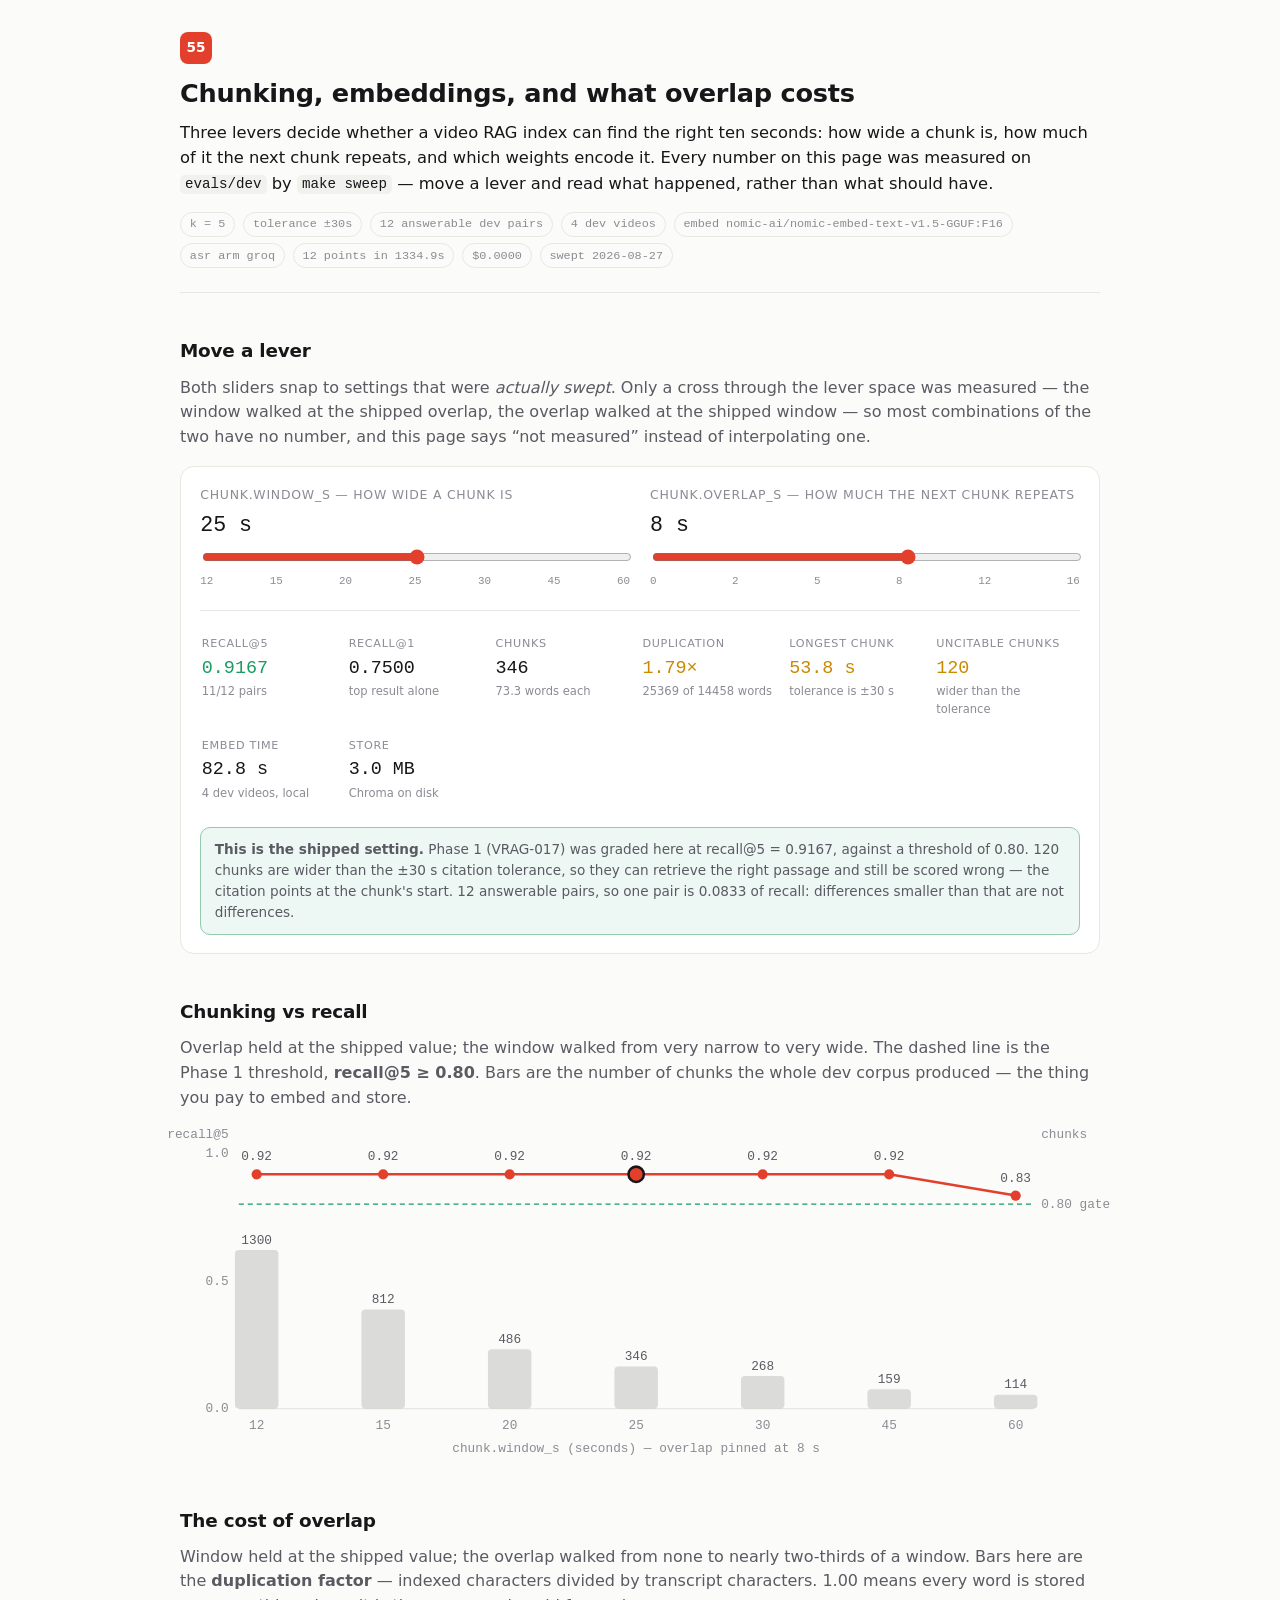
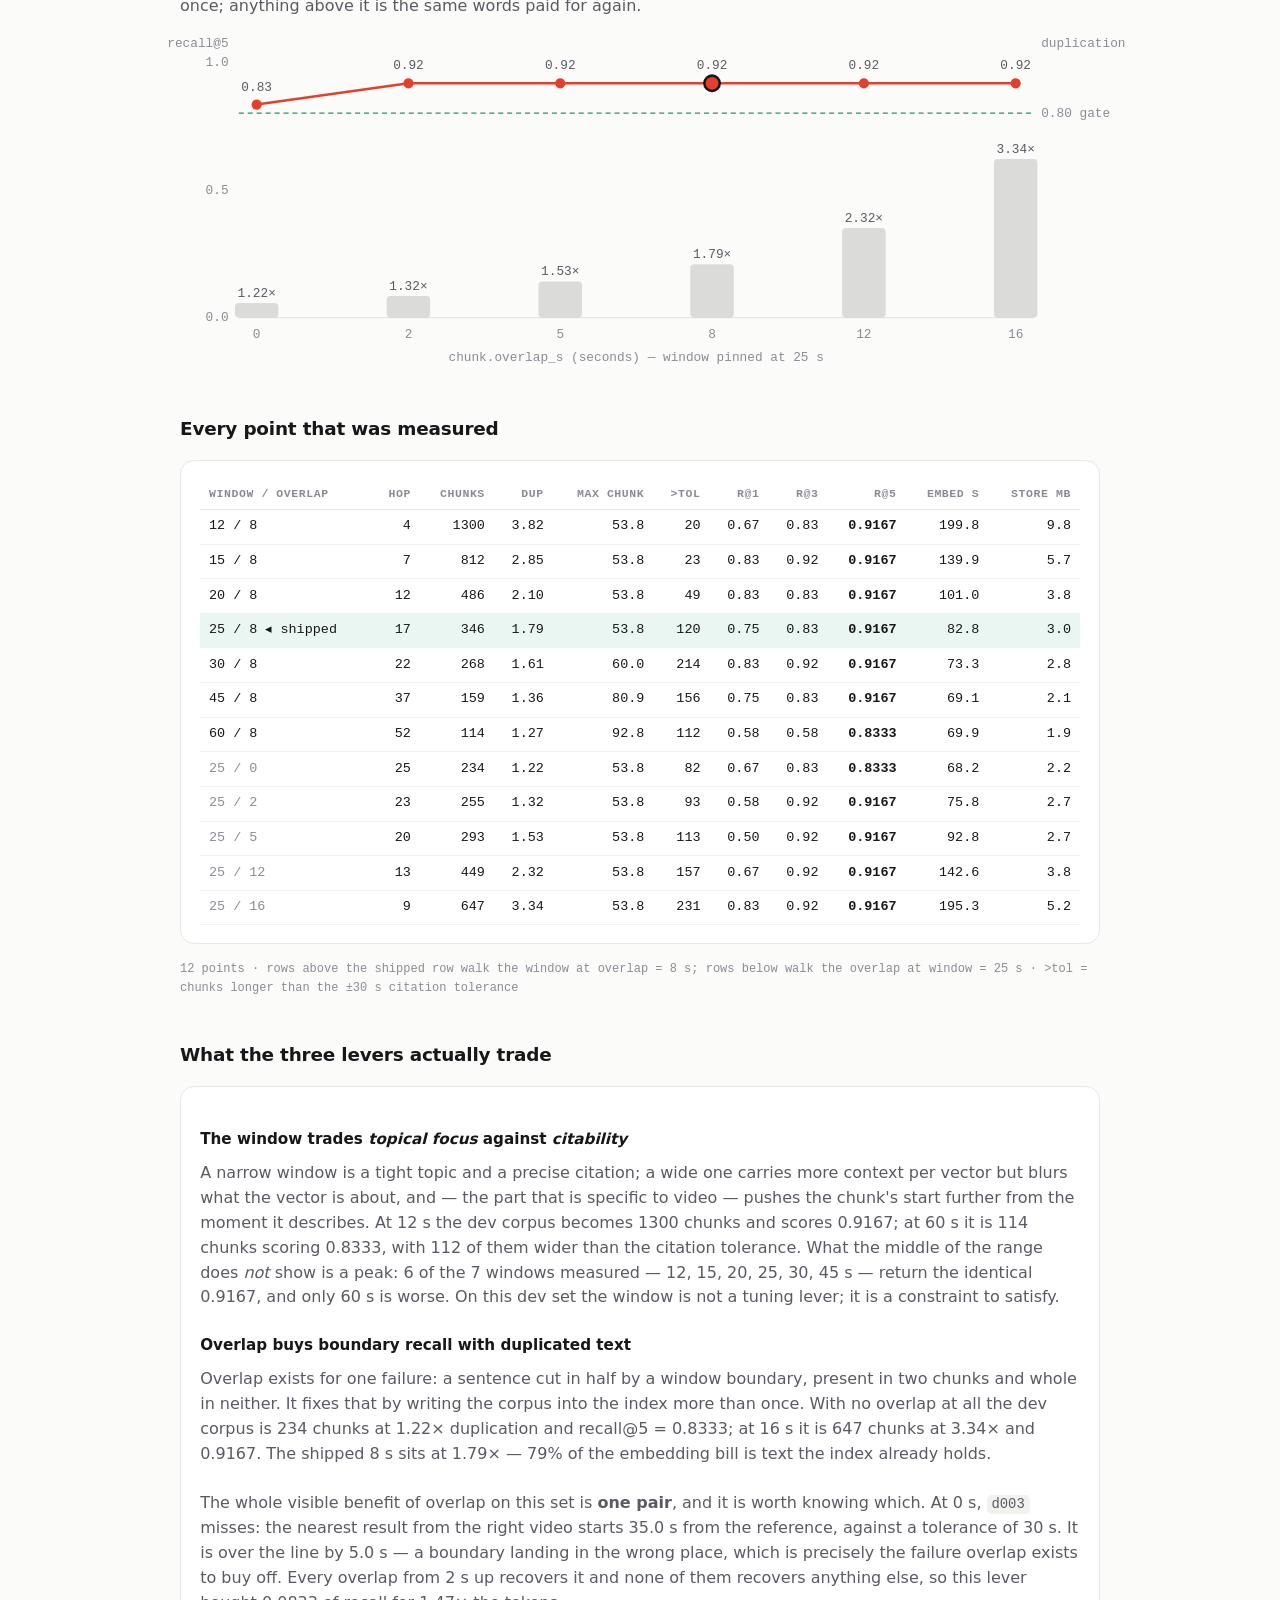
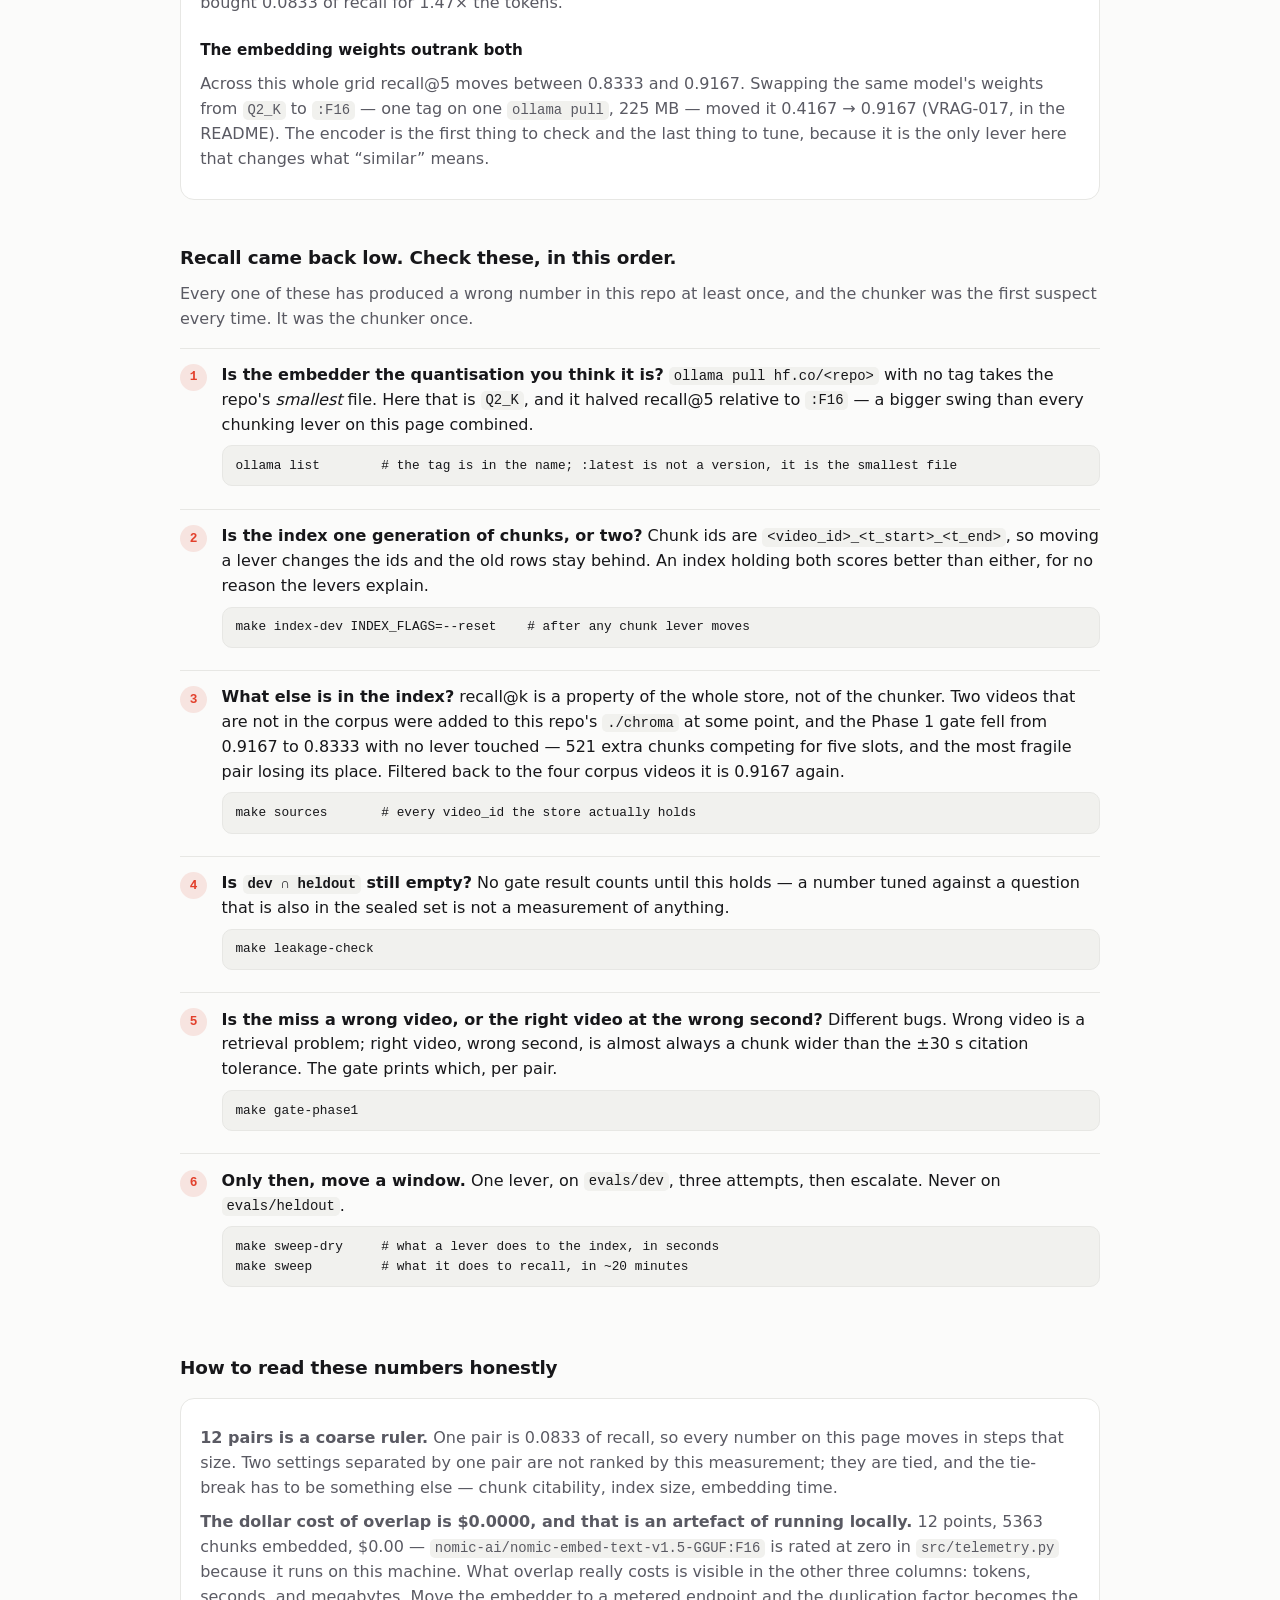
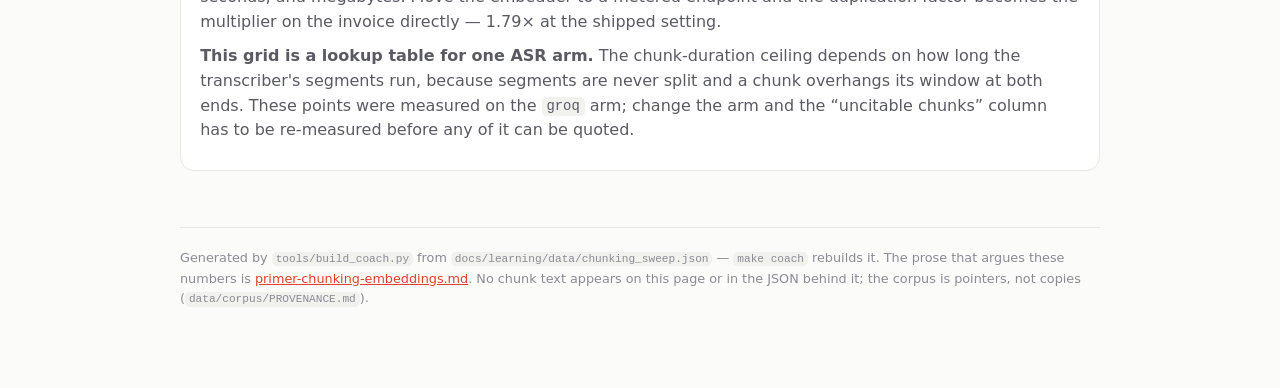
<file: docs/learning/coach.html>
<!doctype html>
<!--
  GENERATED by tools/build_coach.py — edit that, not this. `make coach` rebuilds it.

  The VRAG-018 coach page. Every number here is read from the sweep JSON inlined below,
  which tools/sweep_chunking.py wrote; nothing on this page is typed by hand.

  Standalone on purpose: no server, no build step, no fetch. A file:// page cannot fetch its
  own data directory, so the measurements are inlined rather than loaded.
-->
<html lang="en">
<head>
<meta charset="utf-8">
<meta name="viewport" content="width=device-width, initial-scale=1">
<title>VRAG coach — chunking, embeddings, and what overlap costs</title>
<meta name="description" content="Move the chunking levers and read the recall, the index size and the duplication that were actually measured on evals/dev.">
<link rel="icon" href="data:image/svg+xml,<svg xmlns='http://www.w3.org/2000/svg' viewBox='0 0 32 32'><text y='26' font-size='24' font-family='system-ui' font-weight='700'>55</text></svg>">
<style>
:root {
  --brand: #e2402c;
  --brand-soft: color-mix(in srgb, var(--brand) 12%, transparent);
  --bg: #fbfbfa;
  --panel: #ffffff;
  --ink: #17171a;
  --ink-2: #5a5a63;
  --ink-3: #8b8b95;
  --line: #e7e7e4;
  --line-2: #f1f1ee;
  --ok: #1a9c62;
  --warn: #c98a00;
  --radius: 14px;
  --font: ui-sans-serif, system-ui, -apple-system, "Segoe UI", Inter, Roboto, sans-serif;
  --mono: ui-monospace, SFMono-Regular, "Cascadia Mono", Menlo, Consolas, monospace;
}
@media (prefers-color-scheme: dark) {
  :root {
    --bg: #0e0e11; --panel: #17171b; --ink: #f2f2f0; --ink-2: #a6a6b0; --ink-3: #71717c;
    --line: #26262c; --line-2: #1e1e23; --ok: #3ecf8e; --warn: #e0aa2e;
  }
}
* { box-sizing: border-box; }
body {
  margin: 0; background: var(--bg); color: var(--ink); font-family: var(--font);
  line-height: 1.55; -webkit-text-size-adjust: 100%;
}
.wrap { max-width: 60rem; margin: 0 auto; padding: 2rem 1.25rem 5rem; }
header.top { border-bottom: 1px solid var(--line); padding-bottom: 1.5rem; margin-bottom: 2rem; }
.mark {
  display: inline-grid; place-items: center; width: 2rem; height: 2rem; border-radius: 8px;
  background: var(--brand); color: #fff; font-weight: 700; font-size: .85rem;
}
h1 { font-size: 1.6rem; line-height: 1.25; margin: .9rem 0 .4rem; letter-spacing: -.01em; }
h2 { font-size: 1.15rem; margin: 2.75rem 0 .5rem; letter-spacing: -.01em; }
h3 { font-size: .95rem; margin: 1.5rem 0 .4rem; }
p { margin: .6rem 0; color: var(--ink-2); }
p.lede { color: var(--ink); font-size: 1.02rem; }
code, .mono { font-family: var(--mono); font-size: .87em; }
code { background: var(--line-2); padding: .1em .35em; border-radius: 5px; }
a { color: var(--brand); }
.prov {
  display: flex; flex-wrap: wrap; gap: .4rem .5rem; margin-top: 1rem;
  font-family: var(--mono); font-size: .74rem; color: var(--ink-3);
}
.prov span { border: 1px solid var(--line); border-radius: 999px; padding: .15rem .55rem; }
.panel {
  background: var(--panel); border: 1px solid var(--line); border-radius: var(--radius);
  padding: 1.1rem 1.2rem; margin: 1rem 0;
}
.levers { display: grid; grid-template-columns: repeat(auto-fit, minmax(15rem, 1fr)); gap: 1.25rem; }
.lever label { display: block; font-size: .78rem; text-transform: uppercase;
  letter-spacing: .06em; color: var(--ink-3); margin-bottom: .35rem; }
.lever .val { font-family: var(--mono); font-size: 1.35rem; color: var(--ink); }
.lever input[type=range] { width: 100%; accent-color: var(--brand); margin-top: .4rem; }
.ticks { display: flex; justify-content: space-between; font-family: var(--mono);
  font-size: .68rem; color: var(--ink-3); }
.readout { display: grid; grid-template-columns: repeat(auto-fit, minmax(8.5rem, 1fr));
  gap: .1rem; margin-top: 1.25rem; border-top: 1px solid var(--line); padding-top: 1rem; }
.stat { padding: .5rem .1rem; }
.stat .k { font-size: .7rem; text-transform: uppercase; letter-spacing: .06em; color: var(--ink-3); }
.stat .v { font-family: var(--mono); font-size: 1.15rem; margin-top: .15rem; }
.stat .n { font-size: .72rem; color: var(--ink-3); }
.stat[data-flag="good"] .v { color: var(--ok); }
.stat[data-flag="warn"] .v { color: var(--warn); }
.stat[data-flag="bad"] .v { color: var(--brand); }
.note {
  margin-top: 1rem; padding: .7rem .85rem; border-radius: 10px; font-size: .85rem;
  border: 1px solid var(--line); background: var(--line-2); color: var(--ink-2);
}
.note[data-kind="shipped"] { border-color: color-mix(in srgb, var(--ok) 40%, var(--line));
  background: color-mix(in srgb, var(--ok) 8%, transparent); }
.note[data-kind="unmeasured"] { border-color: color-mix(in srgb, var(--warn) 45%, var(--line));
  background: color-mix(in srgb, var(--warn) 10%, transparent); }
figure { margin: 1.25rem 0 0; }
figcaption { font-size: .8rem; color: var(--ink-3); margin-top: .5rem; }
svg { display: block; width: 100%; height: auto; overflow: visible; }
.chart-line { fill: none; stroke: var(--brand); stroke-width: 2; }
.chart-dot { fill: var(--brand); }
.chart-dot.shipped { stroke: var(--ink); stroke-width: 2; }
.chart-bar { fill: color-mix(in srgb, var(--ink) 14%, transparent); }
.chart-axis { stroke: var(--line); stroke-width: 1; }
.chart-thresh { stroke: var(--ok); stroke-width: 1; stroke-dasharray: 4 3; }
.chart-label { fill: var(--ink-3); font-family: var(--mono); font-size: 10px; }
.chart-value { fill: var(--ink-2); font-family: var(--mono); font-size: 10px; text-anchor: middle; }
.scroll { overflow-x: auto; }
table { border-collapse: collapse; width: 100%; font-size: .84rem; min-width: 44rem; }
th, td { text-align: right; padding: .4rem .55rem; border-bottom: 1px solid var(--line-2);
  font-family: var(--mono); white-space: nowrap; }
th { color: var(--ink-3); font-weight: 600; font-size: .72rem; text-transform: uppercase;
  letter-spacing: .05em; border-bottom-color: var(--line); }
th:first-child, td:first-child { text-align: left; }
tr[data-shipped="1"] td { background: color-mix(in srgb, var(--ok) 9%, transparent); }
tr[data-cut="overlap"] td:first-child { color: var(--ink-3); }
ol.checks { counter-reset: c; list-style: none; padding: 0; margin: 1rem 0 0; }
ol.checks > li {
  counter-increment: c; position: relative; padding: .9rem 0 .9rem 2.6rem;
  border-top: 1px solid var(--line);
}
ol.checks > li::before {
  content: counter(c); position: absolute; left: 0; top: .95rem;
  display: grid; place-items: center; width: 1.7rem; height: 1.7rem; border-radius: 50%;
  background: var(--brand-soft); color: var(--brand); font-family: var(--mono);
  font-size: .8rem; font-weight: 700;
}
ol.checks strong { color: var(--ink); font-weight: 600; }
pre {
  background: var(--line-2); border: 1px solid var(--line); border-radius: 10px;
  padding: .6rem .8rem; overflow-x: auto; font-family: var(--mono); font-size: .8rem;
  color: var(--ink); margin: .5rem 0;
}
footer { margin-top: 3.5rem; padding-top: 1.25rem; border-top: 1px solid var(--line);
  font-size: .8rem; color: var(--ink-3); }
</style>
</head>
<body>
<div class="wrap">

<header class="top">
  <span class="mark" aria-hidden="true">55</span>
  <h1>Chunking, embeddings, and what overlap costs</h1>
  <p class="lede">
    Three levers decide whether a video RAG index can find the right ten seconds:
    how wide a chunk is, how much of it the next chunk repeats, and which weights encode it.
    Every number on this page was measured on <code>evals/dev</code> by
    <code>make sweep</code> — move a lever and read what happened, rather than what should have.
  </p>
  <div class="prov" id="prov"></div>
</header>

<h2>Move a lever</h2>
<p>
  Both sliders snap to settings that were <em>actually swept</em>. Only a cross through the
  lever space was measured — the window walked at the shipped overlap, the overlap walked at
  the shipped window — so most combinations of the two have no number, and this page says
  “not measured” instead of interpolating one.
</p>

<div class="panel">
  <div class="levers">
    <div class="lever">
      <label for="window">chunk.window_s — how wide a chunk is</label>
      <div class="val" id="window-val">—</div>
      <input type="range" id="window" min="0" max="1" step="1" value="0">
      <div class="ticks" id="window-ticks"></div>
    </div>
    <div class="lever">
      <label for="overlap">chunk.overlap_s — how much the next chunk repeats</label>
      <div class="val" id="overlap-val">—</div>
      <input type="range" id="overlap" min="0" max="1" step="1" value="0">
      <div class="ticks" id="overlap-ticks"></div>
    </div>
  </div>

  <div class="readout" id="readout"></div>
  <div class="note" id="verdict"></div>
</div>

<h2>Chunking vs recall</h2>
<p>
  Overlap held at the shipped value; the window walked from very narrow to very wide. The
  dashed line is the Phase 1 threshold, <strong>recall@5 ≥ 0.80</strong>. Bars are the number
  of chunks the whole dev corpus produced — the thing you pay to embed and store.
</p>
<figure>
  <div id="chart-window"></div>
  <figcaption id="cap-window"></figcaption>
</figure>

<h2>The cost of overlap</h2>
<p>
  Window held at the shipped value; the overlap walked from none to nearly two-thirds of a
  window. Bars here are the <strong>duplication factor</strong> — indexed characters divided
  by transcript characters. 1.00 means every word is stored once; anything above it is the
  same words paid for again.
</p>
<figure>
  <div id="chart-overlap"></div>
  <figcaption id="cap-overlap"></figcaption>
</figure>

<h2>Every point that was measured</h2>
<div class="panel scroll">
  <table id="grid">
    <thead>
      <tr>
        <th>window / overlap</th><th>hop</th><th>chunks</th><th>dup</th>
        <th>max chunk</th><th>&gt;tol</th><th>r@1</th><th>r@3</th><th>r@5</th>
        <th>embed s</th><th>store MB</th>
      </tr>
    </thead>
    <tbody></tbody>
  </table>
</div>
<p class="mono" style="font-size:.75rem;color:var(--ink-3)">
  <span id="grid-legend"></span>
</p>

<h2>What the three levers actually trade</h2>
<div class="panel">
  <h3>The window trades <em>topical focus</em> against <em>citability</em></h3>
  <p id="lesson-window">—</p>
  <h3>Overlap buys boundary recall with duplicated text</h3>
  <p id="lesson-overlap">—</p>
  <h3>The embedding weights outrank both</h3>
  <p id="lesson-embed">—</p>
</div>

<h2>Recall came back low. Check these, in this order.</h2>
<p>
  Every one of these has produced a wrong number in this repo at least once, and the
  chunker was the first suspect every time. It was the chunker once.
</p>
<ol class="checks">
  <li>
    <strong>Is the embedder the quantisation you think it is?</strong>
    <code>ollama pull hf.co/&lt;repo&gt;</code> with no tag takes the repo's <em>smallest</em>
    file. Here that is <code>Q2_K</code>, and it halved recall@5 relative to
    <code>:F16</code> — a bigger swing than every chunking lever on this page combined.
    <pre>ollama list        # the tag is in the name; :latest is not a version, it is the smallest file</pre>
  </li>
  <li>
    <strong>Is the index one generation of chunks, or two?</strong>
    Chunk ids are <code>&lt;video_id&gt;_&lt;t_start&gt;_&lt;t_end&gt;</code>, so moving a
    lever changes the ids and the old rows stay behind. An index holding both scores better
    than either, for no reason the levers explain.
    <pre>make index-dev INDEX_FLAGS=--reset    # after any chunk lever moves</pre>
  </li>
  <li>
    <strong>What else is in the index?</strong>
    recall@k is a property of the whole store, not of the chunker. Two videos that are not in
    the corpus were added to this repo's <code>./chroma</code> at some point, and the Phase 1
    gate fell from 0.9167 to 0.8333 with no lever touched — 521 extra chunks competing for five
    slots, and the most fragile pair losing its place. Filtered back to the four corpus videos
    it is 0.9167 again.
    <pre>make sources       # every video_id the store actually holds</pre>
  </li>
  <li>
    <strong>Is <code>dev ∩ heldout</code> still empty?</strong>
    No gate result counts until this holds — a number tuned against a question that is also
    in the sealed set is not a measurement of anything.
    <pre>make leakage-check</pre>
  </li>
  <li>
    <strong>Is the miss a wrong video, or the right video at the wrong second?</strong>
    Different bugs. Wrong video is a retrieval problem; right video, wrong second, is almost
    always a chunk wider than the ±30 s citation tolerance. The gate prints which, per pair.
    <pre>make gate-phase1</pre>
  </li>
  <li>
    <strong>Only then, move a window.</strong> One lever, on <code>evals/dev</code>, three
    attempts, then escalate. Never on <code>evals/heldout</code>.
    <pre>make sweep-dry     # what a lever does to the index, in seconds
make sweep         # what it does to recall, in ~20 minutes</pre>
  </li>
</ol>

<h2>How to read these numbers honestly</h2>
<div class="panel">
  <p id="honest-1">—</p>
  <p id="honest-2">—</p>
  <p id="honest-3">—</p>
</div>

<footer>
  Generated by <code>tools/build_coach.py</code> from
  <code>docs/learning/data/chunking_sweep.json</code> — <code>make coach</code> rebuilds it.
  The prose that argues these numbers is
  <a href="primer-chunking-embeddings.md">primer-chunking-embeddings.md</a>.
  No chunk text appears on this page or in the JSON behind it; the corpus is pointers, not
  copies (<code>data/corpus/PROVENANCE.md</code>).
</footer>

</div>

<script type="application/json" id="sweep-data">{"task":"VRAG-018","k":5,"citation_tolerance_s":30.0,"dry_run":false,"base_config":{"path":"C:/Users/55/projects/ai-course-vrag/config.toml","sha256":"084a1c75b821a5f553e94881b3e6df294e9a3b8c86bb106c7bd8e69390b43e56"},"shipped":{"window_s":25.0,"overlap_s":8.0},"embed_model":"nomic-ai/nomic-embed-text-v1.5-GGUF:F16","transcript_arm":"groq","dev_videos":["181","521","611","701"],"answerable_pairs":12,"wall_s":1334.9,"total_cost_usd":0.0,"points":[{"levers":{"window_s":12.0,"overlap_s":8.0,"hop_s":4.0},"shipped":false,"arm":"groq","counts":{"chunks":1300,"chars_indexed":285628,"words_indexed":54408,"transcript_chars":74786,"transcript_words":14458,"duplication":3.8193},"shape":{"mean_chunk_s":15.585,"max_chunk_s":53.811,"over_tolerance":20,"mean_words_per_chunk":41.9},"per_video":[{"video_id":"181","segments":24,"chunks":19,"windows":23,"windows_empty":4,"windows_duplicate":0},{"video_id":"521","segments":122,"chunks":156,"windows":175,"windows_empty":2,"windows_duplicate":17},{"video_id":"611","segments":256,"chunks":361,"windows":452,"windows_empty":0,"windows_duplicate":91},{"video_id":"701","segments":1143,"chunks":764,"windows":812,"windows_empty":13,"windows_duplicate":35}],"index":{"chunks_indexed":1300,"embed_wall_s":199.76,"embed_cost_usd":0.0,"store_bytes":9777150},"score":{"pairs":12,"hits_at_5":11,"recall_at_1":0.6667,"recall_at_3":0.8333,"recall_at_5":0.9167,"query_wall_s":1.56,"query_cost_usd":0.0,"rows":[{"id":"d001","video_id":"181","hit_rank":4,"nearest_dt_s":12.0},{"id":"d002","video_id":"181","hit_rank":1,"nearest_dt_s":0.0},{"id":"d003","video_id":"181","hit_rank":2,"nearest_dt_s":0.0},{"id":"d004","video_id":"521","hit_rank":1,"nearest_dt_s":0.02},{"id":"d005","video_id":"521","hit_rank":2,"nearest_dt_s":0.02},{"id":"d006","video_id":"521","hit_rank":1,"nearest_dt_s":7.99},{"id":"d007","video_id":"611","hit_rank":1,"nearest_dt_s":0.04},{"id":"d008","video_id":"611","hit_rank":1,"nearest_dt_s":8.11},{"id":"d009","video_id":"611","hit_rank":1,"nearest_dt_s":0.05},{"id":"d010","video_id":"701","hit_rank":null,"nearest_dt_s":104.77},{"id":"d011","video_id":"701","hit_rank":1,"nearest_dt_s":0.0},{"id":"d012","video_id":"701","hit_rank":1,"nearest_dt_s":0.02}]}},{"levers":{"window_s":15.0,"overlap_s":8.0,"hop_s":7.0},"shipped":false,"arm":"groq","counts":{"chunks":812,"chars_indexed":212863,"words_indexed":40282,"transcript_chars":74786,"transcript_words":14458,"duplication":2.8463},"shape":{"mean_chunk_s":18.949,"max_chunk_s":53.811,"over_tolerance":23,"mean_words_per_chunk":49.6},"per_video":[{"video_id":"181","segments":24,"chunks":11,"windows":13,"windows_empty":2,"windows_duplicate":0},{"video_id":"521","segments":122,"chunks":97,"windows":100,"windows_empty":1,"windows_duplicate":2},{"video_id":"611","segments":256,"chunks":254,"windows":258,"windows_empty":0,"windows_duplicate":4},{"video_id":"701","segments":1143,"chunks":450,"windows":464,"windows_empty":6,"windows_duplicate":8}],"index":{"chunks_indexed":812,"embed_wall_s":139.91,"embed_cost_usd":0.0,"store_bytes":5654692},"score":{"pairs":12,"hits_at_5":11,"recall_at_1":0.8333,"recall_at_3":0.9167,"recall_at_5":0.9167,"query_wall_s":1.76,"query_cost_usd":0.0,"rows":[{"id":"d001","video_id":"181","hit_rank":2,"nearest_dt_s":12.0},{"id":"d002","video_id":"181","hit_rank":1,"nearest_dt_s":5.0},{"id":"d003","video_id":"181","hit_rank":1,"nearest_dt_s":0.0},{"id":"d004","video_id":"521","hit_rank":1,"nearest_dt_s":0.02},{"id":"d005","video_id":"521","hit_rank":1,"nearest_dt_s":0.02},{"id":"d006","video_id":"521","hit_rank":1,"nearest_dt_s":5.51},{"id":"d007","video_id":"611","hit_rank":1,"nearest_dt_s":0.04},{"id":"d008","video_id":"611","hit_rank":1,"nearest_dt_s":0.03},{"id":"d009","video_id":"611","hit_rank":1,"nearest_dt_s":0.05},{"id":"d010","video_id":"701","hit_rank":null,"nearest_dt_s":104.77},{"id":"d011","video_id":"701","hit_rank":1,"nearest_dt_s":0.0},{"id":"d012","video_id":"701","hit_rank":1,"nearest_dt_s":0.02}]}},{"levers":{"window_s":20.0,"overlap_s":8.0,"hop_s":12.0},"shipped":false,"arm":"groq","counts":{"chunks":486,"chars_indexed":157373,"words_indexed":29775,"transcript_chars":74786,"transcript_words":14458,"duplication":2.1043},"shape":{"mean_chunk_s":23.745,"max_chunk_s":53.811,"over_tolerance":49,"mean_words_per_chunk":61.3},"per_video":[{"video_id":"181","segments":24,"chunks":8,"windows":8,"windows_empty":0,"windows_duplicate":0},{"video_id":"521","segments":122,"chunks":59,"windows":59,"windows_empty":0,"windows_duplicate":0},{"video_id":"611","segments":256,"chunks":150,"windows":151,"windows_empty":0,"windows_duplicate":1},{"video_id":"701","segments":1143,"chunks":269,"windows":271,"windows_empty":2,"windows_duplicate":0}],"index":{"chunks_indexed":486,"embed_wall_s":101.0,"embed_cost_usd":0.0,"store_bytes":3819684},"score":{"pairs":12,"hits_at_5":11,"recall_at_1":0.8333,"recall_at_3":0.8333,"recall_at_5":0.9167,"query_wall_s":1.62,"query_cost_usd":0.0,"rows":[{"id":"d001","video_id":"181","hit_rank":4,"nearest_dt_s":5.0},{"id":"d002","video_id":"181","hit_rank":1,"nearest_dt_s":3.0},{"id":"d003","video_id":"181","hit_rank":1,"nearest_dt_s":0.0},{"id":"d004","video_id":"521","hit_rank":1,"nearest_dt_s":0.02},{"id":"d005","video_id":"521","hit_rank":1,"nearest_dt_s":5.8},{"id":"d006","video_id":"521","hit_rank":1,"nearest_dt_s":7.99},{"id":"d007","video_id":"611","hit_rank":1,"nearest_dt_s":0.04},{"id":"d008","video_id":"611","hit_rank":1,"nearest_dt_s":0.03},{"id":"d009","video_id":"611","hit_rank":1,"nearest_dt_s":0.05},{"id":"d010","video_id":"701","hit_rank":null,"nearest_dt_s":98.77},{"id":"d011","video_id":"701","hit_rank":1,"nearest_dt_s":0.0},{"id":"d012","video_id":"701","hit_rank":1,"nearest_dt_s":0.02}]}},{"levers":{"window_s":25.0,"overlap_s":8.0,"hop_s":17.0},"shipped":true,"arm":"groq","counts":{"chunks":346,"chars_indexed":133880,"words_indexed":25369,"transcript_chars":74786,"transcript_words":14458,"duplication":1.7902},"shape":{"mean_chunk_s":28.187,"max_chunk_s":53.811,"over_tolerance":120,"mean_words_per_chunk":73.3},"per_video":[{"video_id":"181","segments":24,"chunks":6,"windows":6,"windows_empty":0,"windows_duplicate":0},{"video_id":"521","segments":122,"chunks":42,"windows":42,"windows_empty":0,"windows_duplicate":0},{"video_id":"611","segments":256,"chunks":107,"windows":107,"windows_empty":0,"windows_duplicate":0},{"video_id":"701","segments":1143,"chunks":191,"windows":191,"windows_empty":0,"windows_duplicate":0}],"index":{"chunks_indexed":346,"embed_wall_s":82.75,"embed_cost_usd":0.0,"store_bytes":3012772},"score":{"pairs":12,"hits_at_5":11,"recall_at_1":0.75,"recall_at_3":0.8333,"recall_at_5":0.9167,"query_wall_s":1.6,"query_cost_usd":0.0,"rows":[{"id":"d001","video_id":"181","hit_rank":2,"nearest_dt_s":21.0},{"id":"d002","video_id":"181","hit_rank":1,"nearest_dt_s":0.0},{"id":"d003","video_id":"181","hit_rank":4,"nearest_dt_s":3.0},{"id":"d004","video_id":"521","hit_rank":1,"nearest_dt_s":8.02},{"id":"d005","video_id":"521","hit_rank":1,"nearest_dt_s":15.62},{"id":"d006","video_id":"521","hit_rank":1,"nearest_dt_s":7.99},{"id":"d007","video_id":"611","hit_rank":1,"nearest_dt_s":0.04},{"id":"d008","video_id":"611","hit_rank":1,"nearest_dt_s":0.03},{"id":"d009","video_id":"611","hit_rank":1,"nearest_dt_s":0.05},{"id":"d010","video_id":"701","hit_rank":null,"nearest_dt_s":98.77},{"id":"d011","video_id":"701","hit_rank":1,"nearest_dt_s":4.0},{"id":"d012","video_id":"701","hit_rank":1,"nearest_dt_s":10.12}]}},{"levers":{"window_s":30.0,"overlap_s":8.0,"hop_s":22.0},"shipped":false,"arm":"groq","counts":{"chunks":268,"chars_indexed":120047,"words_indexed":22743,"transcript_chars":74786,"transcript_words":14458,"duplication":1.6052},"shape":{"mean_chunk_s":33.008,"max_chunk_s":59.98,"over_tolerance":214,"mean_words_per_chunk":84.9},"per_video":[{"video_id":"181","segments":24,"chunks":5,"windows":5,"windows_empty":0,"windows_duplicate":0},{"video_id":"521","segments":122,"chunks":32,"windows":32,"windows_empty":0,"windows_duplicate":0},{"video_id":"611","segments":256,"chunks":83,"windows":83,"windows_empty":0,"windows_duplicate":0},{"video_id":"701","segments":1143,"chunks":148,"windows":148,"windows_empty":0,"windows_duplicate":0}],"index":{"chunks_indexed":268,"embed_wall_s":73.31,"embed_cost_usd":0.0,"store_bytes":2787492},"score":{"pairs":12,"hits_at_5":11,"recall_at_1":0.8333,"recall_at_3":0.9167,"recall_at_5":0.9167,"query_wall_s":1.74,"query_cost_usd":0.0,"rows":[{"id":"d001","video_id":"181","hit_rank":1,"nearest_dt_s":0.0},{"id":"d002","video_id":"181","hit_rank":1,"nearest_dt_s":9.0},{"id":"d003","video_id":"181","hit_rank":2,"nearest_dt_s":7.0},{"id":"d004","video_id":"521","hit_rank":1,"nearest_dt_s":3.56},{"id":"d005","video_id":"521","hit_rank":1,"nearest_dt_s":0.02},{"id":"d006","video_id":"521","hit_rank":1,"nearest_dt_s":29.45},{"id":"d007","video_id":"611","hit_rank":1,"nearest_dt_s":0.04},{"id":"d008","video_id":"611","hit_rank":1,"nearest_dt_s":8.11},{"id":"d009","video_id":"611","hit_rank":1,"nearest_dt_s":0.05},{"id":"d010","video_id":"701","hit_rank":null,"nearest_dt_s":622.38},{"id":"d011","video_id":"701","hit_rank":1,"nearest_dt_s":6.0},{"id":"d012","video_id":"701","hit_rank":1,"nearest_dt_s":3.68}]}},{"levers":{"window_s":45.0,"overlap_s":8.0,"hop_s":37.0},"shipped":false,"arm":"groq","counts":{"chunks":159,"chars_indexed":101460,"words_indexed":19270,"transcript_chars":74786,"transcript_words":14458,"duplication":1.3567},"shape":{"mean_chunk_s":48.323,"max_chunk_s":80.86,"over_tolerance":156,"mean_words_per_chunk":121.2},"per_video":[{"video_id":"181","segments":24,"chunks":3,"windows":3,"windows_empty":0,"windows_duplicate":0},{"video_id":"521","segments":122,"chunks":19,"windows":19,"windows_empty":0,"windows_duplicate":0},{"video_id":"611","segments":256,"chunks":49,"windows":49,"windows_empty":0,"windows_duplicate":0},{"video_id":"701","segments":1143,"chunks":88,"windows":88,"windows_empty":0,"windows_duplicate":0}],"index":{"chunks_indexed":159,"embed_wall_s":69.1,"embed_cost_usd":0.0,"store_bytes":2099364},"score":{"pairs":12,"hits_at_5":11,"recall_at_1":0.75,"recall_at_3":0.8333,"recall_at_5":0.9167,"query_wall_s":3.38,"query_cost_usd":0.0,"rows":[{"id":"d001","video_id":"181","hit_rank":1,"nearest_dt_s":5.0},{"id":"d002","video_id":"181","hit_rank":1,"nearest_dt_s":16.0},{"id":"d003","video_id":"181","hit_rank":1,"nearest_dt_s":0.0},{"id":"d004","video_id":"521","hit_rank":1,"nearest_dt_s":13.1},{"id":"d005","video_id":"521","hit_rank":2,"nearest_dt_s":0.02},{"id":"d006","video_id":"521","hit_rank":1,"nearest_dt_s":18.73},{"id":"d007","video_id":"611","hit_rank":5,"nearest_dt_s":21.8},{"id":"d008","video_id":"611","hit_rank":1,"nearest_dt_s":15.71},{"id":"d009","video_id":"611","hit_rank":1,"nearest_dt_s":0.05},{"id":"d010","video_id":"701","hit_rank":null,"nearest_dt_s":600.22},{"id":"d011","video_id":"701","hit_rank":1,"nearest_dt_s":6.0},{"id":"d012","video_id":"701","hit_rank":1,"nearest_dt_s":3.68}]}},{"levers":{"window_s":60.0,"overlap_s":8.0,"hop_s":52.0},"shipped":false,"arm":"groq","counts":{"chunks":114,"chars_indexed":94942,"words_indexed":17967,"transcript_chars":74786,"transcript_words":14458,"duplication":1.2695},"shape":{"mean_chunk_s":62.335,"max_chunk_s":92.78,"over_tolerance":112,"mean_words_per_chunk":157.6},"per_video":[{"video_id":"181","segments":24,"chunks":2,"windows":2,"windows_empty":0,"windows_duplicate":0},{"video_id":"521","segments":122,"chunks":14,"windows":14,"windows_empty":0,"windows_duplicate":0},{"video_id":"611","segments":256,"chunks":35,"windows":35,"windows_empty":0,"windows_duplicate":0},{"video_id":"701","segments":1143,"chunks":63,"windows":63,"windows_empty":0,"windows_duplicate":0}],"index":{"chunks_indexed":114,"embed_wall_s":69.87,"embed_cost_usd":0.0,"store_bytes":1931428},"score":{"pairs":12,"hits_at_5":10,"recall_at_1":0.5833,"recall_at_3":0.5833,"recall_at_5":0.8333,"query_wall_s":2.22,"query_cost_usd":0.0,"rows":[{"id":"d001","video_id":"181","hit_rank":1,"nearest_dt_s":21.0},{"id":"d002","video_id":"181","hit_rank":1,"nearest_dt_s":0.0},{"id":"d003","video_id":"181","hit_rank":4,"nearest_dt_s":16.0},{"id":"d004","video_id":"521","hit_rank":1,"nearest_dt_s":23.3},{"id":"d005","video_id":"521","hit_rank":1,"nearest_dt_s":5.8},{"id":"d006","video_id":"521","hit_rank":null,"nearest_dt_s":54.45},{"id":"d007","video_id":"611","hit_rank":5,"nearest_dt_s":21.8},{"id":"d008","video_id":"611","hit_rank":1,"nearest_dt_s":15.71},{"id":"d009","video_id":"611","hit_rank":1,"nearest_dt_s":0.05},{"id":"d010","video_id":"701","hit_rank":null,"nearest_dt_s":103.2},{"id":"d011","video_id":"701","hit_rank":4,"nearest_dt_s":27.56},{"id":"d012","video_id":"701","hit_rank":1,"nearest_dt_s":27.2}]}},{"levers":{"window_s":25.0,"overlap_s":0.0,"hop_s":25.0},"shipped":false,"arm":"groq","counts":{"chunks":234,"chars_indexed":90863,"words_indexed":17249,"transcript_chars":74786,"transcript_words":14458,"duplication":1.215},"shape":{"mean_chunk_s":28.25,"max_chunk_s":53.811,"over_tolerance":82,"mean_words_per_chunk":73.7},"per_video":[{"video_id":"181","segments":24,"chunks":4,"windows":4,"windows_empty":0,"windows_duplicate":0},{"video_id":"521","segments":122,"chunks":28,"windows":28,"windows_empty":0,"windows_duplicate":0},{"video_id":"611","segments":256,"chunks":73,"windows":73,"windows_empty":0,"windows_duplicate":0},{"video_id":"701","segments":1143,"chunks":129,"windows":130,"windows_empty":1,"windows_duplicate":0}],"index":{"chunks_indexed":234,"embed_wall_s":68.24,"embed_cost_usd":0.0,"store_bytes":2246820},"score":{"pairs":12,"hits_at_5":10,"recall_at_1":0.6667,"recall_at_3":0.8333,"recall_at_5":0.8333,"query_wall_s":1.83,"query_cost_usd":0.0,"rows":[{"id":"d001","video_id":"181","hit_rank":2,"nearest_dt_s":18.0},{"id":"d002","video_id":"181","hit_rank":1,"nearest_dt_s":3.0},{"id":"d003","video_id":"181","hit_rank":null,"nearest_dt_s":35.0},{"id":"d004","video_id":"521","hit_rank":1,"nearest_dt_s":0.02},{"id":"d005","video_id":"521","hit_rank":2,"nearest_dt_s":15.62},{"id":"d006","video_id":"521","hit_rank":1,"nearest_dt_s":7.99},{"id":"d007","video_id":"611","hit_rank":1,"nearest_dt_s":0.04},{"id":"d008","video_id":"611","hit_rank":1,"nearest_dt_s":0.03},{"id":"d009","video_id":"611","hit_rank":1,"nearest_dt_s":0.05},{"id":"d010","video_id":"701","hit_rank":null,"nearest_dt_s":1371.68},{"id":"d011","video_id":"701","hit_rank":1,"nearest_dt_s":0.0},{"id":"d012","video_id":"701","hit_rank":1,"nearest_dt_s":7.08}]}},{"levers":{"window_s":25.0,"overlap_s":2.0,"hop_s":23.0},"shipped":false,"arm":"groq","counts":{"chunks":255,"chars_indexed":98512,"words_indexed":18649,"transcript_chars":74786,"transcript_words":14458,"duplication":1.3173},"shape":{"mean_chunk_s":28.515,"max_chunk_s":53.811,"over_tolerance":93,"mean_words_per_chunk":73.1},"per_video":[{"video_id":"181","segments":24,"chunks":4,"windows":4,"windows_empty":0,"windows_duplicate":0},{"video_id":"521","segments":122,"chunks":31,"windows":31,"windows_empty":0,"windows_duplicate":0},{"video_id":"611","segments":256,"chunks":79,"windows":79,"windows_empty":0,"windows_duplicate":0},{"video_id":"701","segments":1143,"chunks":141,"windows":142,"windows_empty":1,"windows_duplicate":0}],"index":{"chunks_indexed":255,"embed_wall_s":75.84,"embed_cost_usd":0.0,"store_bytes":2672804},"score":{"pairs":12,"hits_at_5":11,"recall_at_1":0.5833,"recall_at_3":0.9167,"recall_at_5":0.9167,"query_wall_s":1.75,"query_cost_usd":0.0,"rows":[{"id":"d001","video_id":"181","hit_rank":2,"nearest_dt_s":15.0},{"id":"d002","video_id":"181","hit_rank":1,"nearest_dt_s":6.0},{"id":"d003","video_id":"181","hit_rank":3,"nearest_dt_s":10.0},{"id":"d004","video_id":"521","hit_rank":1,"nearest_dt_s":3.56},{"id":"d005","video_id":"521","hit_rank":3,"nearest_dt_s":19.54},{"id":"d006","video_id":"521","hit_rank":1,"nearest_dt_s":18.73},{"id":"d007","video_id":"611","hit_rank":1,"nearest_dt_s":0.04},{"id":"d008","video_id":"611","hit_rank":1,"nearest_dt_s":0.03},{"id":"d009","video_id":"611","hit_rank":1,"nearest_dt_s":4.95},{"id":"d010","video_id":"701","hit_rank":null,"nearest_dt_s":632.1},{"id":"d011","video_id":"701","hit_rank":2,"nearest_dt_s":2.0},{"id":"d012","video_id":"701","hit_rank":1,"nearest_dt_s":27.2}]}},{"levers":{"window_s":25.0,"overlap_s":5.0,"hop_s":20.0},"shipped":false,"arm":"groq","counts":{"chunks":293,"chars_indexed":114777,"words_indexed":21729,"transcript_chars":74786,"transcript_words":14458,"duplication":1.5347},"shape":{"mean_chunk_s":28.857,"max_chunk_s":53.811,"over_tolerance":113,"mean_words_per_chunk":74.2},"per_video":[{"video_id":"181","segments":24,"chunks":5,"windows":5,"windows_empty":0,"windows_duplicate":0},{"video_id":"521","segments":122,"chunks":35,"windows":35,"windows_empty":0,"windows_duplicate":0},{"video_id":"611","segments":256,"chunks":91,"windows":91,"windows_empty":0,"windows_duplicate":0},{"video_id":"701","segments":1143,"chunks":162,"windows":163,"windows_empty":1,"windows_duplicate":0}],"index":{"chunks_indexed":293,"embed_wall_s":92.82,"embed_cost_usd":0.0,"store_bytes":2689188},"score":{"pairs":12,"hits_at_5":11,"recall_at_1":0.5,"recall_at_3":0.9167,"recall_at_5":0.9167,"query_wall_s":2.03,"query_cost_usd":0.0,"rows":[{"id":"d001","video_id":"181","hit_rank":2,"nearest_dt_s":8.0},{"id":"d002","video_id":"181","hit_rank":3,"nearest_dt_s":7.0},{"id":"d003","video_id":"181","hit_rank":2,"nearest_dt_s":3.0},{"id":"d004","video_id":"521","hit_rank":1,"nearest_dt_s":3.56},{"id":"d005","video_id":"521","hit_rank":3,"nearest_dt_s":15.62},{"id":"d006","video_id":"521","hit_rank":1,"nearest_dt_s":4.49},{"id":"d007","video_id":"611","hit_rank":1,"nearest_dt_s":0.04},{"id":"d008","video_id":"611","hit_rank":2,"nearest_dt_s":15.71},{"id":"d009","video_id":"611","hit_rank":1,"nearest_dt_s":0.05},{"id":"d010","video_id":"701","hit_rank":null,"nearest_dt_s":615.38},{"id":"d011","video_id":"701","hit_rank":1,"nearest_dt_s":0.0},{"id":"d012","video_id":"701","hit_rank":1,"nearest_dt_s":7.08}]}},{"levers":{"window_s":25.0,"overlap_s":12.0,"hop_s":13.0},"shipped":false,"arm":"groq","counts":{"chunks":449,"chars_indexed":173746,"words_indexed":32914,"transcript_chars":74786,"transcript_words":14458,"duplication":2.3232},"shape":{"mean_chunk_s":28.451,"max_chunk_s":53.811,"over_tolerance":157,"mean_words_per_chunk":73.3},"per_video":[{"video_id":"181","segments":24,"chunks":7,"windows":7,"windows_empty":0,"windows_duplicate":0},{"video_id":"521","segments":122,"chunks":54,"windows":54,"windows_empty":0,"windows_duplicate":0},{"video_id":"611","segments":256,"chunks":139,"windows":139,"windows_empty":0,"windows_duplicate":0},{"video_id":"701","segments":1143,"chunks":249,"windows":250,"windows_empty":1,"windows_duplicate":0}],"index":{"chunks_indexed":449,"embed_wall_s":142.61,"embed_cost_usd":0.0,"store_bytes":3807396},"score":{"pairs":12,"hits_at_5":11,"recall_at_1":0.6667,"recall_at_3":0.9167,"recall_at_5":0.9167,"query_wall_s":1.91,"query_cost_usd":0.0,"rows":[{"id":"d001","video_id":"181","hit_rank":2,"nearest_dt_s":8.0},{"id":"d002","video_id":"181","hit_rank":2,"nearest_dt_s":0.0},{"id":"d003","video_id":"181","hit_rank":2,"nearest_dt_s":3.0},{"id":"d004","video_id":"521","hit_rank":1,"nearest_dt_s":0.02},{"id":"d005","video_id":"521","hit_rank":1,"nearest_dt_s":5.8},{"id":"d006","video_id":"521","hit_rank":1,"nearest_dt_s":18.73},{"id":"d007","video_id":"611","hit_rank":1,"nearest_dt_s":0.04},{"id":"d008","video_id":"611","hit_rank":1,"nearest_dt_s":15.71},{"id":"d009","video_id":"611","hit_rank":1,"nearest_dt_s":0.05},{"id":"d010","video_id":"701","hit_rank":null,"nearest_dt_s":613.42},{"id":"d011","video_id":"701","hit_rank":1,"nearest_dt_s":2.0},{"id":"d012","video_id":"701","hit_rank":1,"nearest_dt_s":5.34}]}},{"levers":{"window_s":25.0,"overlap_s":16.0,"hop_s":9.0},"shipped":false,"arm":"groq","counts":{"chunks":647,"chars_indexed":250104,"words_indexed":47397,"transcript_chars":74786,"transcript_words":14458,"duplication":3.3443},"shape":{"mean_chunk_s":28.383,"max_chunk_s":53.811,"over_tolerance":231,"mean_words_per_chunk":73.3},"per_video":[{"video_id":"181","segments":24,"chunks":10,"windows":10,"windows_empty":0,"windows_duplicate":0},{"video_id":"521","segments":122,"chunks":78,"windows":78,"windows_empty":0,"windows_duplicate":0},{"video_id":"611","segments":256,"chunks":199,"windows":201,"windows_empty":0,"windows_duplicate":2},{"video_id":"701","segments":1143,"chunks":360,"windows":361,"windows_empty":1,"windows_duplicate":0}],"index":{"chunks_indexed":647,"embed_wall_s":195.34,"embed_cost_usd":0.0,"store_bytes":5200036},"score":{"pairs":12,"hits_at_5":11,"recall_at_1":0.8333,"recall_at_3":0.9167,"recall_at_5":0.9167,"query_wall_s":1.95,"query_cost_usd":0.0,"rows":[{"id":"d001","video_id":"181","hit_rank":3,"nearest_dt_s":0.0},{"id":"d002","video_id":"181","hit_rank":1,"nearest_dt_s":10.0},{"id":"d003","video_id":"181","hit_rank":1,"nearest_dt_s":0.0},{"id":"d004","video_id":"521","hit_rank":1,"nearest_dt_s":0.02},{"id":"d005","video_id":"521","hit_rank":1,"nearest_dt_s":5.8},{"id":"d006","video_id":"521","hit_rank":1,"nearest_dt_s":7.99},{"id":"d007","video_id":"611","hit_rank":1,"nearest_dt_s":0.04},{"id":"d008","video_id":"611","hit_rank":1,"nearest_dt_s":15.71},{"id":"d009","video_id":"611","hit_rank":1,"nearest_dt_s":0.05},{"id":"d010","video_id":"701","hit_rank":null,"nearest_dt_s":624.3},{"id":"d011","video_id":"701","hit_rank":1,"nearest_dt_s":0.0},{"id":"d012","video_id":"701","hit_rank":1,"nearest_dt_s":5.34}]}}],"generated":"2026-08-27"}</script>
<script>
"use strict";

const SWEEP = JSON.parse(document.getElementById("sweep-data").textContent);
const PTS = SWEEP.points;
const SHIPPED = SWEEP.shipped;
const THRESHOLD = 0.80;               // the Phase 1 exit criterion, tests/gates/gate_phase1.py

const fmt = (n, d = 2) => (n === null || n === undefined ? "—" : Number(n).toFixed(d));
const g = (n) => (n === null || n === undefined ? "—" : String(Number(n)));

const at = (w, o) => PTS.find((p) => p.levers.window_s === w && p.levers.overlap_s === o) || null;
const windows = [...new Set(PTS.map((p) => p.levers.window_s))].sort((a, b) => a - b);
const overlaps = [...new Set(PTS.map((p) => p.levers.overlap_s))].sort((a, b) => a - b);
const windowCut = PTS.filter((p) => p.levers.overlap_s === SHIPPED.overlap_s)
  .sort((a, b) => a.levers.window_s - b.levers.window_s);
const overlapCut = PTS.filter((p) => p.levers.window_s === SHIPPED.window_s)
  .sort((a, b) => a.levers.overlap_s - b.levers.overlap_s);

// --------------------------------------------------------------------------- provenance

document.getElementById("prov").innerHTML = [
  `k = ${SWEEP.k}`,
  `tolerance ±${g(SWEEP.citation_tolerance_s)}s`,
  `${SWEEP.answerable_pairs} answerable dev pairs`,
  `${SWEEP.dev_videos.length} dev videos`,
  `embed ${SWEEP.embed_model}`,
  `asr arm ${SWEEP.transcript_arm}`,
  `${PTS.length} points in ${g(SWEEP.wall_s)}s`,
  `$${fmt(SWEEP.total_cost_usd, 4)}`,
  `swept ${SWEEP.generated}`,
].map((t) => `<span>${t}</span>`).join("");

// --------------------------------------------------------------------------- the levers

const winInput = document.getElementById("window");
const ovInput = document.getElementById("overlap");
winInput.max = String(windows.length - 1);
ovInput.max = String(overlaps.length - 1);
winInput.value = String(windows.indexOf(SHIPPED.window_s));
ovInput.value = String(overlaps.indexOf(SHIPPED.overlap_s));

const ticks = (el, vals) => {
  el.innerHTML = vals.map((v) => `<span>${g(v)}</span>`).join("");
};
ticks(document.getElementById("window-ticks"), windows);
ticks(document.getElementById("overlap-ticks"), overlaps);

function stat(k, v, note, flag) {
  return `<div class="stat"${flag ? ` data-flag="${flag}"` : ""}>
    <div class="k">${k}</div><div class="v">${v}</div><div class="n">${note || "&nbsp;"}</div>
  </div>`;
}

function render() {
  const w = windows[Number(winInput.value)];
  const o = overlaps[Number(ovInput.value)];
  document.getElementById("window-val").textContent = `${g(w)} s`;
  document.getElementById("overlap-val").textContent = `${g(o)} s`;

  const p = at(w, o);
  const readout = document.getElementById("readout");
  const verdict = document.getElementById("verdict");

  if (!p) {
    /* Two different "no number here" cases, and collapsing them would teach the wrong thing.
       overlap >= window is not an unmeasured point: hop would be <= 0, the grid would never
       advance, and src/config.py raises rather than running it. Only the other case is a gap
       in the sweep. */
    const impossible = o >= w;
    readout.innerHTML = [
      stat("hop", `${g(w - o)} s`, "window − overlap", impossible ? "bad" : null),
      stat("chunks", "—", impossible ? "cannot be built" : "not measured"),
      stat("duplication", "—", impossible ? "cannot be built" : "not measured"),
      stat("recall@5", "—", impossible ? "cannot be built" : "not measured"),
    ].join("");

    if (impossible) {
      verdict.dataset.kind = "unmeasured";
      verdict.innerHTML =
        `<strong>window ${g(w)} s / overlap ${g(o)} s is not a setting, it is an error.</strong> ` +
        `Windows advance by <code>window_s − overlap_s</code>, so a hop of ${g(w - o)} s means ` +
        `the grid never moves and the chunker would not terminate. ` +
        `<code>src/config.py</code> raises on it rather than running it — one of the few places ` +
        `a lever is checked against another lever instead of only against itself.`;
      return;
    }

    verdict.dataset.kind = "unmeasured";
    verdict.innerHTML =
      `<strong>window ${g(w)} s / overlap ${g(o)} s was not swept.</strong> ` +
      `Only the cross through ${g(SHIPPED.window_s)} s / ${g(SHIPPED.overlap_s)} s has ` +
      `numbers, and a recall guessed by interpolating between two grid points is a ` +
      `prediction wearing a measurement's clothes. Add the point to ` +
      `<code>WINDOW_CUT</code>/<code>OVERLAP_CUT</code> in ` +
      `<code>tools/sweep_chunking.py</code> and re-run <code>make sweep</code>.`;
    return;
  }

  const s = p.score, ix = p.index, c = p.counts, sh = p.shape;
  const passes = s.recall_at_5 >= THRESHOLD;
  readout.innerHTML = [
    stat("recall@5", fmt(s.recall_at_5, 4), `${s.hits_at_5}/${s.pairs} pairs`,
         passes ? "good" : "bad"),
    stat("recall@1", fmt(s.recall_at_1, 4), "top result alone"),
    stat("chunks", g(c.chunks), `${g(sh.mean_words_per_chunk)} words each`),
    stat("duplication", `${fmt(c.duplication, 2)}×`,
         `${g(c.words_indexed)} of ${g(c.transcript_words)} words`,
         c.duplication >= 1.6 ? "warn" : null),
    stat("longest chunk", `${fmt(sh.max_chunk_s, 1)} s`,
         `tolerance is ±${g(SWEEP.citation_tolerance_s)} s`,
         sh.max_chunk_s > SWEEP.citation_tolerance_s ? "warn" : "good"),
    stat("uncitable chunks", g(sh.over_tolerance), "wider than the tolerance",
         sh.over_tolerance > 0 ? "warn" : "good"),
    stat("embed time", `${fmt(ix.embed_wall_s, 1)} s`, "4 dev videos, local"),
    stat("store", `${fmt(ix.store_bytes / 1e6, 1)} MB`, "Chroma on disk"),
  ].join("");

  const shipped = p.shipped;
  const parts = [];
  if (shipped) {
    parts.push(
      `<strong>This is the shipped setting.</strong> Phase 1 (VRAG-017) was graded here at ` +
      `recall@5 = ${fmt(s.recall_at_5, 4)}, against a threshold of ${fmt(THRESHOLD, 2)}.`);
  } else {
    const base = at(SHIPPED.window_s, SHIPPED.overlap_s);
    const dr = s.recall_at_5 - base.score.recall_at_5;
    const dc = c.chunks / base.counts.chunks;
    parts.push(
      `Against the shipped ${g(SHIPPED.window_s)} s / ${g(SHIPPED.overlap_s)} s: ` +
      `recall@5 ${dr === 0 ? "unchanged" : (dr > 0 ? "+" : "") + fmt(dr, 4)} ` +
      `(${s.hits_at_5} of ${s.pairs} pairs against ${base.score.hits_at_5}), ` +
      `and ${fmt(dc, 2)}× the chunks to embed and store.`);
  }
  if (!passes) {
    parts.push(`It does <strong>not</strong> clear the Phase 1 threshold of ` +
               `${fmt(THRESHOLD, 2)}.`);
  }
  if (sh.over_tolerance > 0) {
    parts.push(
      `${sh.over_tolerance} chunk${sh.over_tolerance === 1 ? " is" : "s are"} wider than the ` +
      `±${g(SWEEP.citation_tolerance_s)} s citation tolerance, so ` +
      `${sh.over_tolerance === 1 ? "it" : "they"} can retrieve the right passage and still be ` +
      `scored wrong — the citation points at the chunk's start.`);
  }
  const step = 1 / s.pairs;
  parts.push(
    `${s.pairs} answerable pairs, so one pair is ${fmt(step, 4)} of recall: differences ` +
    `smaller than that are not differences.`);

  verdict.dataset.kind = shipped ? "shipped" : "";
  verdict.innerHTML = parts.join(" ");
}

winInput.addEventListener("input", render);
ovInput.addEventListener("input", render);
render();

// --------------------------------------------------------------------------- charts

const NS = "http://www.w3.org/2000/svg";
const el = (name, attrs, text) => {
  const n = document.createElementNS(NS, name);
  for (const [k, v] of Object.entries(attrs || {})) n.setAttribute(k, String(v));
  if (text !== undefined) n.textContent = text;
  return n;
};

/* One chart shape, used twice: bars for the cost, a line for recall@5, a dashed threshold.
   Two y-scales on one frame is normally a way to make any two series look related — here
   the point is precisely that they are not, so both scales are labelled and the bar scale
   starts at its own floor rather than at zero-looks-like-the-line's-zero. */
function chart(host, cut, opts) {
  const W = 720, H = 260, L = 46, R = 52, T = 18, B = 42;
  const iw = W - L - R, ih = H - T - B;
  const svg = el("svg", {viewBox: `0 0 ${W} ${H}`, role: "img", "aria-label": opts.aria});

  const xs = cut.map(opts.x);
  const bars = cut.map(opts.bar);
  const recalls = cut.map((p) => p.score.recall_at_5);
  /* Bars are scaled so the tallest reaches BAR_SHARE of the frame, not the whole of it. The
     recall line on this data sits between 0.83 and 0.92 — the top sixth — so a bar scaled to
     fill the frame puts its value label straight through the line it is meant to sit under.
     This is a layout constant, not a data one: it changes nothing about what is plotted. */
  const BAR_SHARE = 0.62;
  const barFloor = opts.barFloor === undefined ? 0 : opts.barFloor;
  const barMax = barFloor + (Math.max(...bars) - barFloor) / BAR_SHARE;
  // Inset so the first and last points do not sit on top of the axis labels either side.
  const PAD = 14;
  const px = (i) =>
    L + PAD + (cut.length === 1 ? (iw - 2 * PAD) / 2 : (i * (iw - 2 * PAD)) / (cut.length - 1));
  const pyR = (r) => T + ih - (r * ih);                       // recall axis: 0..1, fixed
  const pyB = (v) => T + ih - ((v - barFloor) / (barMax - barFloor)) * ih;

  svg.appendChild(el("line", {class: "chart-axis", x1: L, y1: T + ih, x2: L + iw, y2: T + ih}));

  // Cost bars first, so the recall line sits on top of them.
  const bw = Math.min(34, (iw / cut.length) * 0.5);
  cut.forEach((p, i) => {
    const y = pyB(bars[i]);
    svg.appendChild(el("rect", {
      class: "chart-bar", x: px(i) - bw / 2, y, width: bw, height: Math.max(0, T + ih - y),
      rx: 3,
    }));
    svg.appendChild(el("text", {class: "chart-value", x: px(i), y: y - 5}, opts.barLabel(p)));
  });

  // The threshold every recall number on this page is graded against.
  svg.appendChild(el("line", {
    class: "chart-thresh", x1: L, y1: pyR(THRESHOLD), x2: L + iw, y2: pyR(THRESHOLD),
  }));
  svg.appendChild(el("text", {
    class: "chart-label", x: L + iw + 6, y: pyR(THRESHOLD) + 3,
  }, `${fmt(THRESHOLD, 2)} gate`));

  svg.appendChild(el("polyline", {
    class: "chart-line",
    points: cut.map((p, i) => `${px(i)},${pyR(recalls[i])}`).join(" "),
  }));
  cut.forEach((p, i) => {
    svg.appendChild(el("circle", {
      class: "chart-dot" + (p.shipped ? " shipped" : ""),
      cx: px(i), cy: pyR(recalls[i]), r: p.shipped ? 6 : 4,
    }));
    svg.appendChild(el("text", {
      class: "chart-value", x: px(i), y: pyR(recalls[i]) - 11,
    }, fmt(recalls[i], 2)));
    svg.appendChild(el("text", {
      class: "chart-label", x: px(i), y: T + ih + 16, "text-anchor": "middle",
    }, `${g(xs[i])}`));
  });

  svg.appendChild(el("text", {
    class: "chart-label", x: L + iw / 2, y: H - 8, "text-anchor": "middle",
  }, opts.xLabel));
  [0, 0.5, 1].forEach((r) => {
    svg.appendChild(el("text", {
      class: "chart-label", x: L - 8, y: pyR(r) + 3, "text-anchor": "end",
    }, fmt(r, 1)));
  });
  // Axis titles sit a line clear of the topmost tick label (which is at y = T).
  svg.appendChild(el("text", {
    class: "chart-label", x: L - 8, y: T - 12, "text-anchor": "end",
  }, "recall@5"));
  svg.appendChild(el("text", {
    class: "chart-label", x: L + iw + 6, y: T - 12,
  }, opts.barAxis));

  host.appendChild(svg);
}

chart(document.getElementById("chart-window"), windowCut, {
  aria: "recall@5 and chunk count against chunk window width",
  x: (p) => p.levers.window_s,
  xLabel: `chunk.window_s (seconds) — overlap pinned at ${g(SHIPPED.overlap_s)} s`,
  bar: (p) => p.counts.chunks,
  barLabel: (p) => g(p.counts.chunks),
  barAxis: "chunks",
});

chart(document.getElementById("chart-overlap"), overlapCut, {
  aria: "recall@5 and duplication factor against chunk overlap",
  x: (p) => p.levers.overlap_s,
  xLabel: `chunk.overlap_s (seconds) — window pinned at ${g(SHIPPED.window_s)} s`,
  bar: (p) => p.counts.duplication,
  barFloor: 1,
  barLabel: (p) => `${fmt(p.counts.duplication, 2)}×`,
  barAxis: "duplication",
});

// --------------------------------------------------------------------------- the table

const tbody = document.querySelector("#grid tbody");
const ordered = [...windowCut, ...overlapCut.filter((p) => !p.shipped)];
tbody.innerHTML = ordered.map((p) => {
  const lv = p.levers, c = p.counts, sh = p.shape, s = p.score, ix = p.index;
  const cut = lv.overlap_s === SHIPPED.overlap_s ? "window" : "overlap";
  return `<tr data-shipped="${p.shipped ? 1 : 0}" data-cut="${cut}">
    <td>${g(lv.window_s)} / ${g(lv.overlap_s)}${p.shipped ? " ◂ shipped" : ""}</td>
    <td>${g(lv.hop_s)}</td><td>${g(c.chunks)}</td><td>${fmt(c.duplication, 2)}</td>
    <td>${fmt(sh.max_chunk_s, 1)}</td><td>${g(sh.over_tolerance)}</td>
    <td>${fmt(s.recall_at_1, 2)}</td><td>${fmt(s.recall_at_3, 2)}</td>
    <td><strong>${fmt(s.recall_at_5, 4)}</strong></td>
    <td>${fmt(ix.embed_wall_s, 1)}</td><td>${fmt(ix.store_bytes / 1e6, 1)}</td>
  </tr>`;
}).join("");

document.getElementById("grid-legend").textContent =
  `${ordered.length} points · rows above the shipped row walk the window at overlap = ` +
  `${g(SHIPPED.overlap_s)} s; rows below walk the overlap at window = ` +
  `${g(SHIPPED.window_s)} s · >tol = chunks longer than the ±` +
  `${g(SWEEP.citation_tolerance_s)} s citation tolerance`;

// --------------------------------------------------------------------------- the lessons

/* "the best setting" is a phrase this data does not support, so it is not used. Six of the
   seven windows return the identical recall@5, and on 12 pairs a tie is a tie — naming a
   winner among them would be reading rank off measurement noise. topOf() reports how many
   settings share the maximum instead. */
const topOf = (rows) => {
  const max = Math.max(...rows.map((p) => p.score.recall_at_5));
  return {max, tied: rows.filter((p) => p.score.recall_at_5 === max)};
};
const shippedPt = at(SHIPPED.window_s, SHIPPED.overlap_s);
const widest = windowCut[windowCut.length - 1];
const narrowest = windowCut[0];
const noOverlap = overlapCut[0];
const mostOverlap = overlapCut[overlapCut.length - 1];
const topWindow = topOf(windowCut);
/* The miss that overlap = 0 introduces, in seconds off the reference. Read out of the run
   rather than written down: if a re-sweep moves it, the sentence below moves with it. */
const zeroOverlapMiss = Math.max(
  ...noOverlap.score.rows.filter((r) => r.hit_rank === null && r.nearest_dt_s !== null)
    .map((r) => r.nearest_dt_s)
    .filter((dt) => dt < 60)          // d010 misses at every setting by ~10 minutes; not this
);
const list = (rows, key) => rows.map((p) => `${g(p.levers[key])}`).join(", ");

document.getElementById("lesson-window").innerHTML =
  `A narrow window is a tight topic and a precise citation; a wide one carries more context ` +
  `per vector but blurs what the vector is about, and — the part that is specific to video — ` +
  `pushes the chunk's start further from the moment it describes. At ` +
  `${g(narrowest.levers.window_s)} s the dev corpus becomes ${g(narrowest.counts.chunks)} ` +
  `chunks and scores ${fmt(narrowest.score.recall_at_5, 4)}; at ` +
  `${g(widest.levers.window_s)} s it is ${g(widest.counts.chunks)} chunks scoring ` +
  `${fmt(widest.score.recall_at_5, 4)}, with ${g(widest.shape.over_tolerance)} of them wider ` +
  `than the citation tolerance. What the middle of the range does <em>not</em> show is a ` +
  `peak: ${topWindow.tied.length} of the ${windowCut.length} windows measured — ` +
  `${list(topWindow.tied, "window_s")} s — return the identical ` +
  `${fmt(topWindow.max, 4)}, and only ${g(widest.levers.window_s)} s is worse. On this dev ` +
  `set the window is not a tuning lever; it is a constraint to satisfy.`;

document.getElementById("lesson-overlap").innerHTML =
  `Overlap exists for one failure: a sentence cut in half by a window boundary, present in ` +
  `two chunks and whole in neither. It fixes that by writing the corpus into the index more ` +
  `than once. With no overlap at all the dev corpus is ${g(noOverlap.counts.chunks)} chunks ` +
  `at ${fmt(noOverlap.counts.duplication, 2)}× duplication and recall@5 = ` +
  `${fmt(noOverlap.score.recall_at_5, 4)}; at ${g(mostOverlap.levers.overlap_s)} s it is ` +
  `${g(mostOverlap.counts.chunks)} chunks at ${fmt(mostOverlap.counts.duplication, 2)}× and ` +
  `${fmt(mostOverlap.score.recall_at_5, 4)}. The shipped ${g(SHIPPED.overlap_s)} s sits at ` +
  `${fmt(shippedPt.counts.duplication, 2)}× — ` +
  `${fmt((shippedPt.counts.duplication - 1) * 100, 0)}% of the embedding bill is text the ` +
  `index already holds.` +
  `<br><br>The whole visible benefit of overlap on this set is <strong>one pair</strong>, ` +
  `and it is worth knowing which. At 0 s, <code>d003</code> misses: the nearest result from ` +
  `the right video starts ${fmt(zeroOverlapMiss, 1)} s from the reference, against a ` +
  `tolerance of ${g(SWEEP.citation_tolerance_s)} s. It is over the line by ` +
  `${fmt(zeroOverlapMiss - SWEEP.citation_tolerance_s, 1)} s — a boundary landing in the ` +
  `wrong place, which is precisely the failure overlap exists to buy off. Every overlap from ` +
  `${g(overlapCut[1].levers.overlap_s)} s up recovers it and none of them recovers anything ` +
  `else, so this lever bought ${fmt(1 / SWEEP.answerable_pairs, 4)} of recall for ` +
  `${fmt(shippedPt.counts.duplication / noOverlap.counts.duplication, 2)}× the tokens.`;

document.getElementById("lesson-embed").innerHTML =
  `Across this whole grid recall@5 moves between ` +
  `${fmt(Math.min(...PTS.map((p) => p.score.recall_at_5)), 4)} and ` +
  `${fmt(Math.max(...PTS.map((p) => p.score.recall_at_5)), 4)}. Swapping the same model's ` +
  `weights from <code>Q2_K</code> to <code>:F16</code> — one tag on one ` +
  `<code>ollama pull</code>, 225 MB — moved it 0.4167 → 0.9167 (VRAG-017, in the README). ` +
  `The encoder is the first thing to check and the last thing to tune, because it is the ` +
  `only lever here that changes what “similar” means.`;

// ------------------------------------------------------------------- reading them honestly

const spend = SWEEP.total_cost_usd;
document.getElementById("honest-1").innerHTML =
  `<strong>${SWEEP.answerable_pairs} pairs is a coarse ruler.</strong> One pair is ` +
  `${fmt(1 / SWEEP.answerable_pairs, 4)} of recall, so every number on this page moves in ` +
  `steps that size. Two settings separated by one pair are not ranked by this measurement; ` +
  `they are tied, and the tie-break has to be something else — chunk citability, index size, ` +
  `embedding time.`;

document.getElementById("honest-2").innerHTML =
  `<strong>The dollar cost of overlap is $${fmt(spend, 4)}, and that is an artefact of ` +
  `running locally.</strong> ${PTS.length} points, ` +
  `${g(PTS.reduce((n, p) => n + p.counts.chunks, 0))} chunks embedded, ` +
  `$0.00 — <code>nomic-ai/nomic-embed-text-v1.5-GGUF:F16</code> is rated at zero in ` +
  `<code>src/telemetry.py</code> because it runs on this machine. What overlap really costs ` +
  `is visible in the other three columns: tokens, seconds, and megabytes. Move the embedder ` +
  `to a metered endpoint and the duplication factor becomes the multiplier on the invoice ` +
  `directly — ${fmt(shippedPt.counts.duplication, 2)}× at the shipped setting.`;

document.getElementById("honest-3").innerHTML =
  `<strong>This grid is a lookup table for one ASR arm.</strong> The chunk-duration ceiling ` +
  `depends on how long the transcriber's segments run, because segments are never split and ` +
  `a chunk overhangs its window at both ends. These points were measured on the ` +
  `<code>${SWEEP.transcript_arm}</code> arm; change the arm and the “uncitable chunks” ` +
  `column has to be re-measured before any of it can be quoted.`;
</script>
</body>
</html>
</file>
